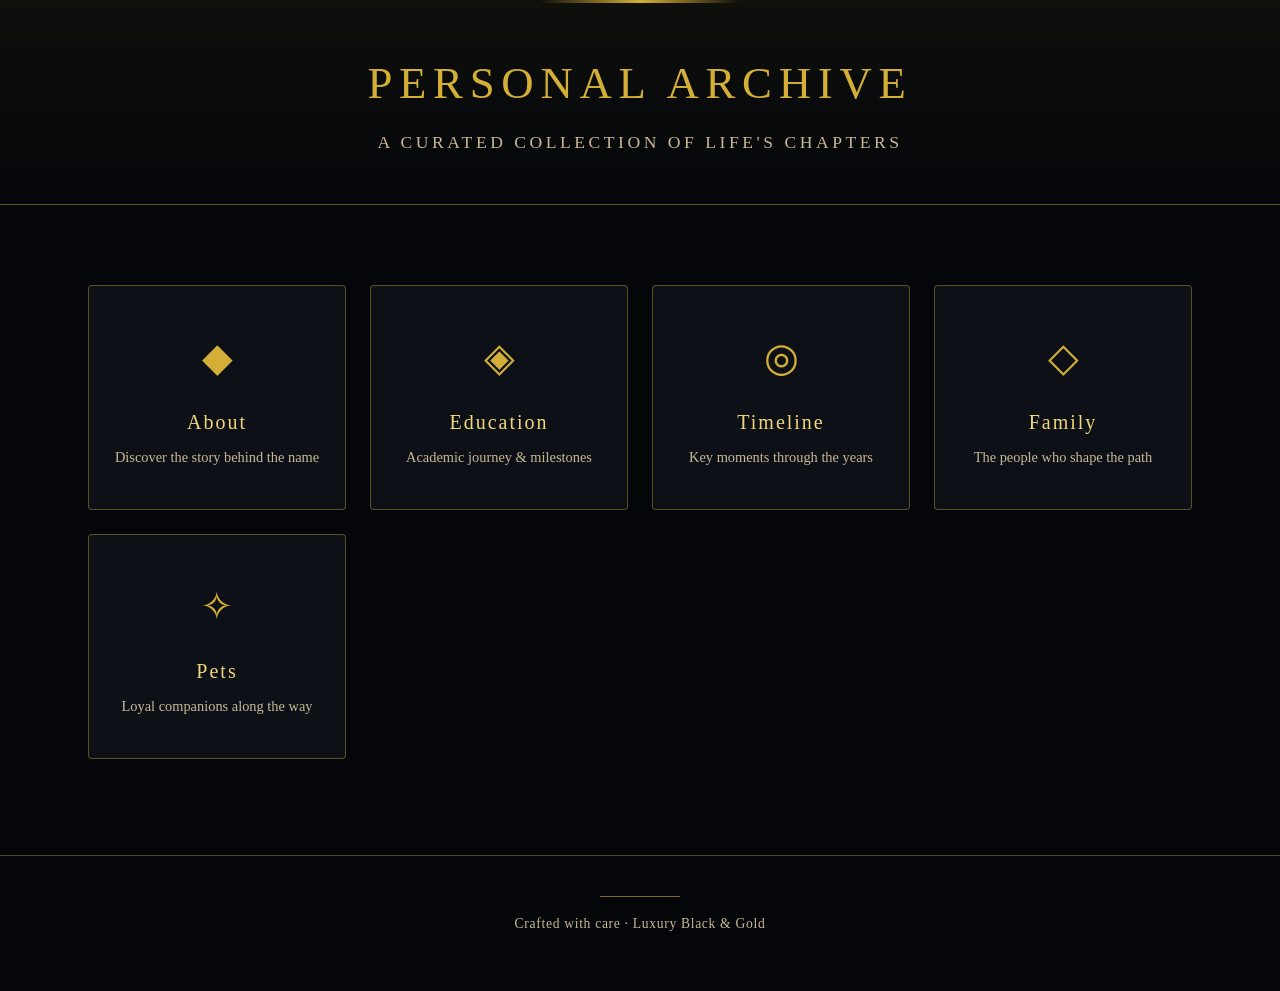
<file: index.html>
<!DOCTYPE html>
<html lang="en">
<head>
  <meta charset="UTF-8">
  <meta name="viewport" content="width=device-width, initial-scale=1.0">
  <title>Home | Luxury Portfolio</title>
  <link rel="stylesheet" href="style.css">
</head>
<body>
  <header>
    <h1>Personal Archive</h1>
    <p class="subtitle">A Curated Collection of Life's Chapters</p>
  </header>

  <main class="container">
    <nav class="nav-grid" aria-label="Main navigation">
      <a href="about.html" class="nav-card">
        <span class="icon">◆</span>
        <h3>About</h3>
        <p>Discover the story behind the name</p>
      </a>

      <a href="education.html" class="nav-card">
        <span class="icon">◈</span>
        <h3>Education</h3>
        <p>Academic journey & milestones</p>
      </a>

      <a href="timeline.html" class="nav-card">
        <span class="icon">◎</span>
        <h3>Timeline</h3>
        <p>Key moments through the years</p>
      </a>

      <a href="family.html" class="nav-card">
        <span class="icon">◇</span>
        <h3>Family</h3>
        <p>The people who shape the path</p>
      </a>

      <a href="pets.html" class="nav-card">
        <span class="icon">✧</span>
        <h3>Pets</h3>
        <p>Loyal companions along the way</p>
      </a>
    </nav>
  </main>

  <footer>
    <div class="gold-line"></div>
    <p>Crafted with care · Luxury Black &amp; Gold</p>
  </footer>
</body>
</html>
</file>
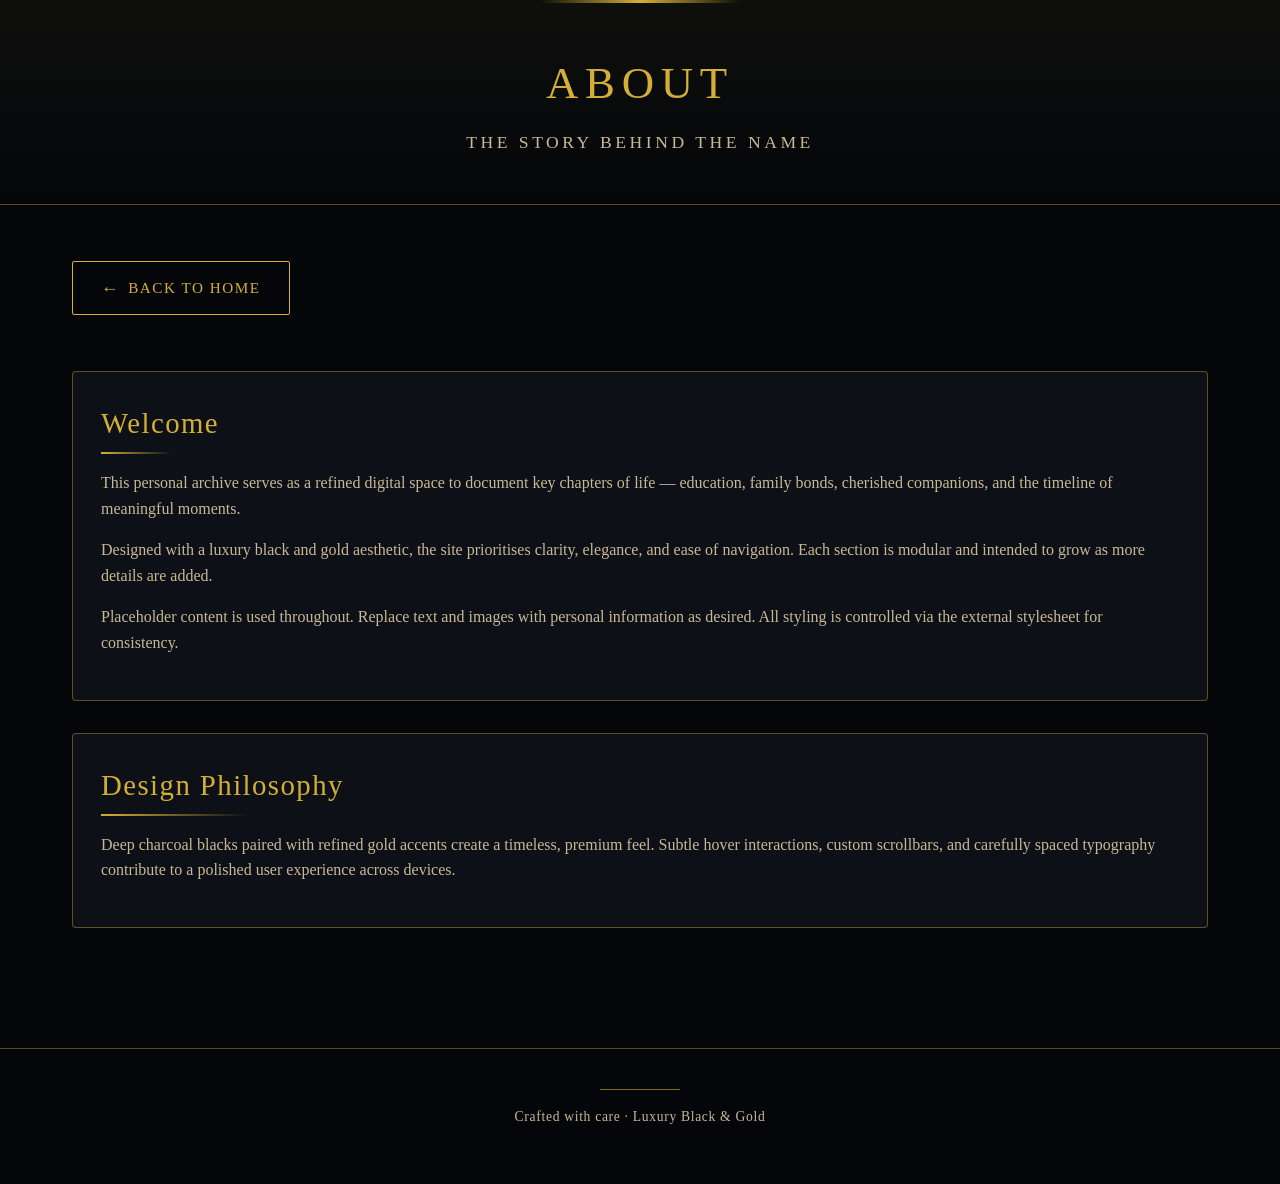
<file: about.html>
<!DOCTYPE html>
<html lang="en">
<head>
  <meta charset="UTF-8">
  <meta name="viewport" content="width=device-width, initial-scale=1.0">
  <title>About | Luxury Portfolio</title>
  <link rel="stylesheet" href="style.css">
</head>
<body>
  <header>
    <h1>About</h1>
    <p class="subtitle">The Story Behind the Name</p>
  </header>

  <main class="container">
    <a href="index.html" class="btn-back">Back to Home</a>

    <section class="content-section">
      <div class="card">
        <h2>Welcome</h2>
        <p>
          This personal archive serves as a refined digital space to document key chapters of life —
          education, family bonds, cherished companions, and the timeline of meaningful moments.
        </p>
        <p>
          Designed with a luxury black and gold aesthetic, the site prioritises clarity, elegance,
          and ease of navigation. Each section is modular and intended to grow as more details are added.
        </p>
        <p>
          Placeholder content is used throughout. Replace text and images with personal information
          as desired. All styling is controlled via the external stylesheet for consistency.
        </p>
      </div>

      <div class="card mt-2">
        <h2>Design Philosophy</h2>
        <p>
          Deep charcoal blacks paired with refined gold accents create a timeless, premium feel.
          Subtle hover interactions, custom scrollbars, and carefully spaced typography contribute
          to a polished user experience across devices.
        </p>
      </div>
    </section>
  </main>

  <footer>
    <div class="gold-line"></div>
    <p>Crafted with care · Luxury Black &amp; Gold</p>
  </footer>
</body>
</html>
</file>
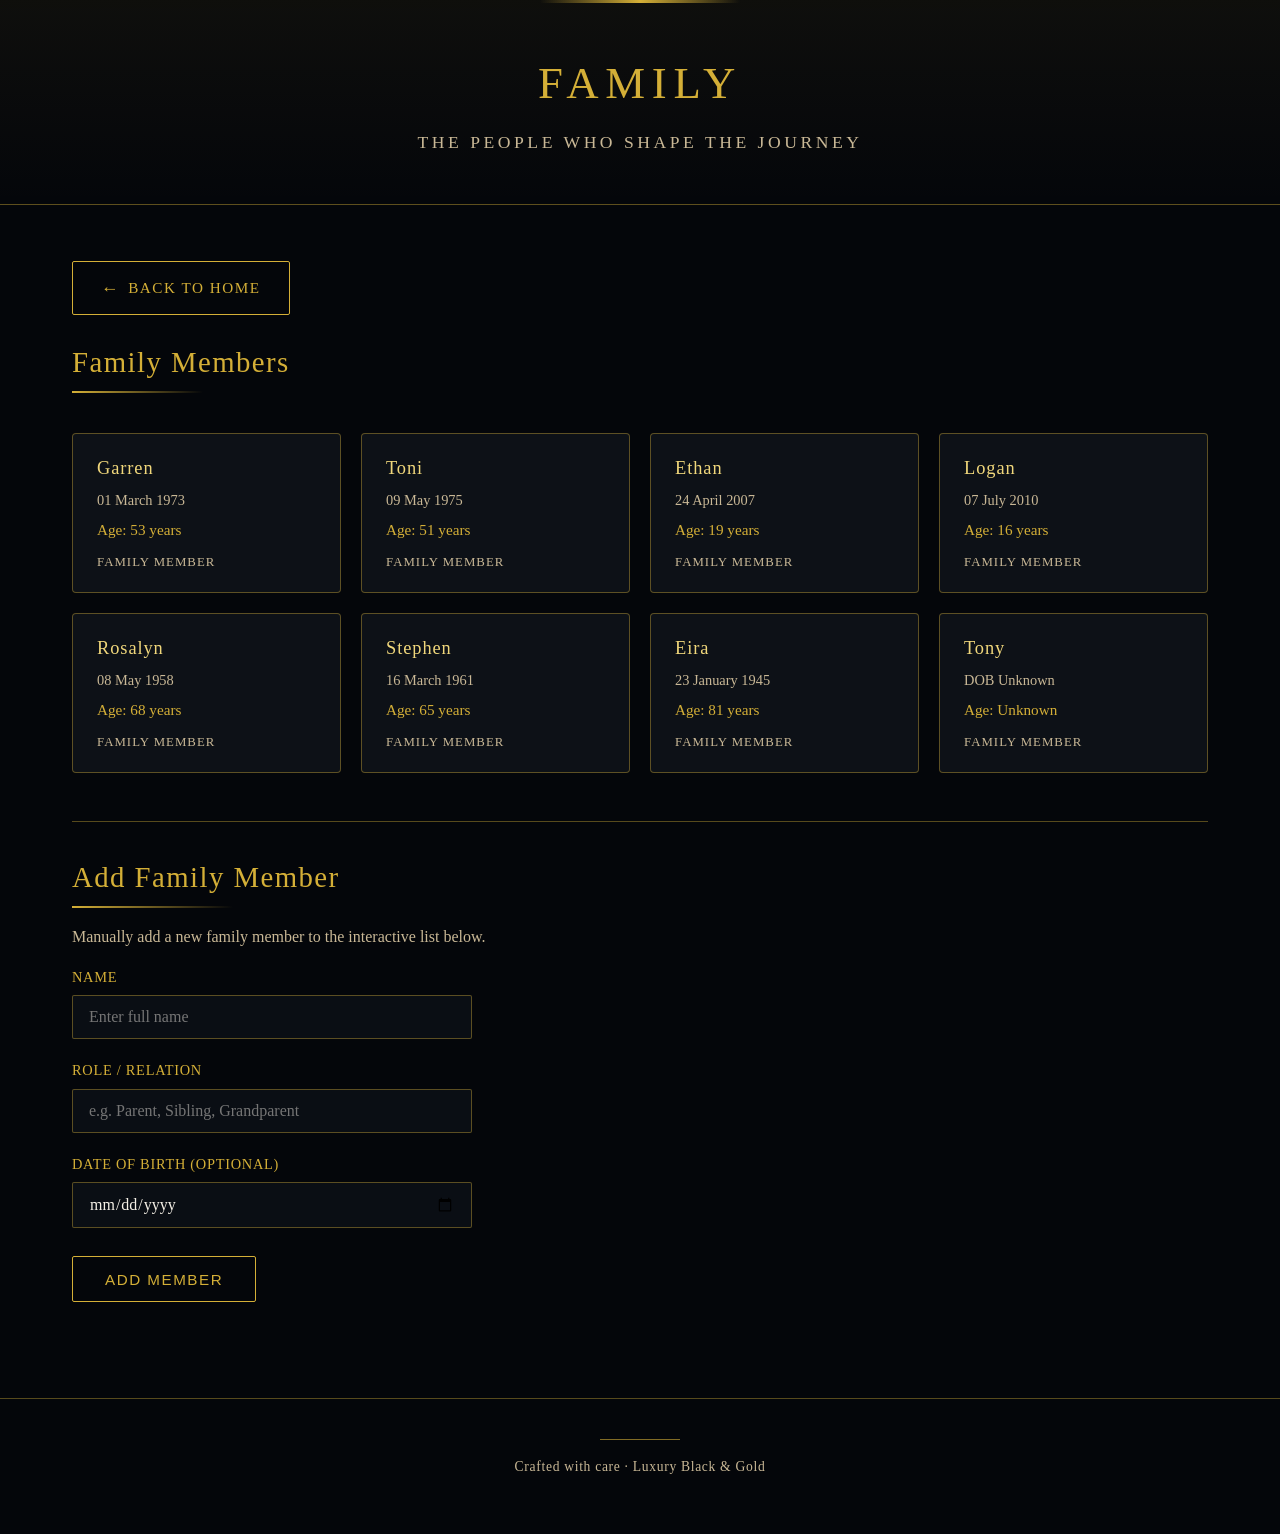
<file: family.html>
<!DOCTYPE html>
<html lang="en">
<head>
  <meta charset="UTF-8">
  <meta name="viewport" content="width=device-width, initial-scale=1.0">
  <title>Family | Luxury Portfolio</title>
  <link rel="stylesheet" href="style.css">
</head>
<body>
  <header>
    <h1>Family</h1>
    <p class="subtitle">The People Who Shape the Journey</p>
  </header>

  <main class="container">
    <a href="index.html" class="btn-back">Back to Home</a>

    <section>
      <h2>Family Members</h2>
      <div id="family-list" class="family-list">
        <!-- Populated by JavaScript -->
      </div>
    </section>

    <section class="form-section">
      <h2>Add Family Member</h2>
      <p>Manually add a new family member to the interactive list below.</p>
      <form id="add-member-form">
        <div class="form-group">
          <label for="member-name">Name</label>
          <input type="text" id="member-name" name="name" required placeholder="Enter full name" autocomplete="off">
        </div>
        <div class="form-group">
          <label for="member-role">Role / Relation</label>
          <input type="text" id="member-role" name="role" required placeholder="e.g. Parent, Sibling, Grandparent" autocomplete="off">
        </div>
        <div class="form-group">
          <label for="member-dob">Date of Birth (optional)</label>
          <input type="date" id="member-dob" name="dob">
        </div>
        <button type="submit" class="btn-add">Add Member</button>
      </form>
    </section>
  </main>

  <footer>
    <div class="gold-line"></div>
    <p>Crafted with care · Luxury Black &amp; Gold</p>
  </footer>

  <script>
    // Initial family data
    const familyMembers = [
      { name: "Garren", dob: "1973-03-01", role: "Family Member" },
      { name: "Toni", dob: "1975-05-09", role: "Family Member" },
      { name: "Ethan", dob: "2007-04-24", role: "Family Member" },
      { name: "Logan", dob: "2010-07-07", role: "Family Member" },
      { name: "Rosalyn", dob: "1958-05-08", role: "Family Member" },
      { name: "Stephen", dob: "1961-03-16", role: "Family Member" },
      { name: "Eira", dob: "1945-01-23", role: "Family Member" },
      { name: "Tony", dob: null, role: "Family Member" }
    ];

    function calculateAge(dobString) {
      if (!dobString) return "Unknown";
      const dob = new Date(dobString);
      const today = new Date();
      let age = today.getFullYear() - dob.getFullYear();
      const monthDiff = today.getMonth() - dob.getMonth();
      if (monthDiff < 0 || (monthDiff === 0 && today.getDate() < dob.getDate())) {
        age--;
      }
      return age + " years";
    }

    function formatDate(dobString) {
      if (!dobString) return "DOB Unknown";
      const dob = new Date(dobString);
      const options = { day: '2-digit', month: 'long', year: 'numeric' };
      return dob.toLocaleDateString('en-GB', options);
    }

    function renderFamilyList() {
      const list = document.getElementById('family-list');
      list.innerHTML = '';

      familyMembers.forEach((member, index) => {
        const card = document.createElement('div');
        card.className = 'family-member';
        card.innerHTML = `
          <span class="name">${member.name}</span>
          <span class="dob">${formatDate(member.dob)}</span>
          <span class="age">Age: ${calculateAge(member.dob)}</span>
          <span class="role">${member.role}</span>
        `;
        list.appendChild(card);
      });
    }

    // Form submission
    document.getElementById('add-member-form').addEventListener('submit', function(e) {
      e.preventDefault();

      const name = document.getElementById('member-name').value.trim();
      const role = document.getElementById('member-role').value.trim();
      const dobInput = document.getElementById('member-dob').value;

      if (!name || !role) return;

      familyMembers.push({
        name: name,
        dob: dobInput || null,
        role: role
      });

      renderFamilyList();

      // Reset form
      this.reset();
    });

    // Initial render
    renderFamilyList();
  </script>
</body>
</html>
</file>
<file: style.css>
/* Luxury Black and Gold Theme */
:root {
  --bg-primary: #04060a;
  --bg-secondary: #0a0e14;
  --bg-card: #0d1117;
  --gold: #d4af37;
  --gold-light: #f0d77b;
  --gold-dark: #b8941f;
  --text-primary: #f5f0e6;
  --text-secondary: #c9b896;
  --border-gold: rgba(212, 175, 55, 0.4);
  --shadow-gold: 0 0 20px rgba(212, 175, 55, 0.15);
}

* {
  margin: 0;
  padding: 0;
  box-sizing: border-box;
}

html {
  scroll-behavior: smooth;
}

body {
  font-family: 'Segoe UI', 'Georgia', 'Times New Roman', serif;
  background-color: var(--bg-primary);
  color: var(--text-primary);
  min-height: 100vh;
  line-height: 1.6;
  overflow-x: hidden;
}

/* Custom Scrollbar */
::-webkit-scrollbar {
  width: 12px;
}

::-webkit-scrollbar-track {
  background: var(--bg-primary);
  border-left: 1px solid var(--border-gold);
}

::-webkit-scrollbar-thumb {
  background: linear-gradient(180deg, var(--gold-light), var(--gold), var(--gold-dark));
  border-radius: 6px;
  border: 2px solid var(--bg-primary);
}

::-webkit-scrollbar-thumb:hover {
  background: linear-gradient(180deg, var(--gold), var(--gold-light), var(--gold));
}

/* Firefox scrollbar */
* {
  scrollbar-width: thin;
  scrollbar-color: var(--gold) var(--bg-primary);
}

/* Typography */
h1, h2, h3, h4 {
  font-family: 'Georgia', 'Times New Roman', serif;
  font-weight: 400;
  letter-spacing: 0.05em;
  color: var(--gold);
}

h1 {
  font-size: 2.8rem;
  text-transform: uppercase;
  letter-spacing: 0.15em;
  margin-bottom: 0.5rem;
}

h2 {
  font-size: 1.8rem;
  margin-bottom: 1.5rem;
  position: relative;
  display: inline-block;
}

h2::after {
  content: '';
  position: absolute;
  bottom: -8px;
  left: 0;
  width: 60%;
  height: 2px;
  background: linear-gradient(90deg, var(--gold), transparent);
}

p {
  color: var(--text-secondary);
  margin-bottom: 1rem;
}

a {
  color: var(--gold);
  text-decoration: none;
  transition: color 0.3s ease, text-shadow 0.3s ease;
}

a:hover {
  color: var(--gold-light);
  text-shadow: 0 0 8px rgba(212, 175, 55, 0.5);
}

/* Layout */
.container {
  max-width: 1200px;
  margin: 0 auto;
  padding: 2rem;
}

header {
  text-align: center;
  padding: 3rem 1rem 2rem;
  border-bottom: 1px solid var(--border-gold);
  background: linear-gradient(180deg, rgba(212, 175, 55, 0.05) 0%, transparent 100%);
  position: relative;
}

header::before {
  content: '';
  position: absolute;
  top: 0;
  left: 50%;
  transform: translateX(-50%);
  width: 200px;
  height: 3px;
  background: linear-gradient(90deg, transparent, var(--gold), transparent);
}

.subtitle {
  color: var(--text-secondary);
  font-size: 1.1rem;
  letter-spacing: 0.2em;
  text-transform: uppercase;
  margin-top: 0.5rem;
}

/* Back Button */
.btn-back {
  display: inline-flex;
  align-items: center;
  gap: 0.5rem;
  padding: 0.75rem 1.75rem;
  background: transparent;
  border: 1px solid var(--gold);
  color: var(--gold);
  font-size: 0.95rem;
  letter-spacing: 0.1em;
  text-transform: uppercase;
  border-radius: 2px;
  transition: all 0.3s ease;
  margin: 1.5rem 0;
  cursor: pointer;
}

.btn-back:hover {
  background: var(--gold);
  color: var(--bg-primary);
  box-shadow: var(--shadow-gold);
  text-shadow: none;
}

.btn-back::before {
  content: '←';
  font-size: 1.1rem;
}

/* Navigation Grid - Home */
.nav-grid {
  display: grid;
  grid-template-columns: repeat(auto-fit, minmax(220px, 1fr));
  gap: 1.5rem;
  margin-top: 3rem;
  padding: 0 1rem;
}

.nav-card {
  background: var(--bg-card);
  border: 1px solid var(--border-gold);
  border-radius: 4px;
  padding: 2.5rem 1.5rem;
  text-align: center;
  transition: all 0.35s ease;
  position: relative;
  overflow: hidden;
  cursor: pointer;
}

.nav-card::before {
  content: '';
  position: absolute;
  top: 0;
  left: -100%;
  width: 100%;
  height: 100%;
  background: linear-gradient(90deg, transparent, rgba(212, 175, 55, 0.08), transparent);
  transition: left 0.5s ease;
}

.nav-card:hover::before {
  left: 100%;
}

.nav-card:hover {
  border-color: var(--gold);
  box-shadow: var(--shadow-gold), 0 8px 30px rgba(0, 0, 0, 0.4);
  transform: translateY(-4px);
}

.nav-card .icon {
  font-size: 2.5rem;
  margin-bottom: 1rem;
  color: var(--gold);
  display: block;
}

.nav-card h3 {
  font-size: 1.25rem;
  margin-bottom: 0.5rem;
  color: var(--gold-light);
  letter-spacing: 0.1em;
}

.nav-card p {
  font-size: 0.9rem;
  color: var(--text-secondary);
  margin: 0;
}

/* Cards & Lists */
.card {
  background: var(--bg-card);
  border: 1px solid var(--border-gold);
  border-radius: 4px;
  padding: 1.75rem;
  margin-bottom: 1.5rem;
  transition: border-color 0.3s ease, box-shadow 0.3s ease;
}

.card:hover {
  border-color: var(--gold);
  box-shadow: var(--shadow-gold);
}

.card-grid {
  display: grid;
  grid-template-columns: repeat(auto-fit, minmax(300px, 1fr));
  gap: 1.5rem;
  margin-top: 2rem;
}

/* Education specific */
.edu-item {
  display: flex;
  gap: 1.5rem;
  align-items: flex-start;
}

.edu-logo {
  width: 80px;
  height: 80px;
  min-width: 80px;
  background: var(--bg-secondary);
  border: 1px solid var(--border-gold);
  border-radius: 4px;
  display: flex;
  align-items: center;
  justify-content: center;
  color: var(--gold);
  font-size: 0.7rem;
  text-align: center;
  padding: 0.5rem;
  overflow: hidden;
}

.edu-logo img {
  width: 100%;
  height: 100%;
  object-fit: contain;
}

.edu-info h3 {
  font-size: 1.2rem;
  margin-bottom: 0.3rem;
  color: var(--gold-light);
}

.edu-years {
  color: var(--gold);
  font-size: 0.9rem;
  letter-spacing: 0.05em;
  margin-bottom: 0.5rem;
}

/* Pets Gallery */
.pets-grid {
  display: grid;
  grid-template-columns: repeat(auto-fit, minmax(280px, 1fr));
  gap: 2rem;
  margin-top: 2rem;
}

.pet-card {
  background: var(--bg-card);
  border: 1px solid var(--border-gold);
  border-radius: 4px;
  overflow: hidden;
  transition: all 0.35s ease;
}

.pet-card:hover {
  border-color: var(--gold);
  box-shadow: var(--shadow-gold);
  transform: translateY(-3px);
}

.pet-image {
  width: 100%;
  height: 220px;
  background: var(--bg-secondary);
  border-bottom: 1px solid var(--border-gold);
  display: flex;
  align-items: center;
  justify-content: center;
  color: var(--gold);
  font-size: 0.85rem;
  letter-spacing: 0.1em;
  text-transform: uppercase;
  position: relative;
}

.pet-image img {
  width: 100%;
  height: 100%;
  object-fit: cover;
}

.pet-info {
  padding: 1.5rem;
  text-align: center;
}

.pet-info h3 {
  font-size: 1.4rem;
  margin-bottom: 0.4rem;
  color: var(--gold-light);
}

.pet-dates {
  color: var(--text-secondary);
  font-size: 0.95rem;
  letter-spacing: 0.03em;
}

.pet-status {
  display: inline-block;
  margin-top: 0.75rem;
  padding: 0.25rem 0.75rem;
  border: 1px solid var(--border-gold);
  border-radius: 2px;
  font-size: 0.75rem;
  letter-spacing: 0.1em;
  text-transform: uppercase;
  color: var(--gold);
}

.pet-status.deceased {
  border-color: rgba(180, 100, 100, 0.5);
  color: #c07070;
}

/* Family */
.family-list {
  display: grid;
  grid-template-columns: repeat(auto-fit, minmax(260px, 1fr));
  gap: 1.25rem;
  margin-top: 1.5rem;
}

.family-member {
  background: var(--bg-card);
  border: 1px solid var(--border-gold);
  border-radius: 4px;
  padding: 1.25rem 1.5rem;
  display: flex;
  flex-direction: column;
  gap: 0.35rem;
  transition: all 0.3s ease;
}

.family-member:hover {
  border-color: var(--gold);
  box-shadow: var(--shadow-gold);
}

.family-member .name {
  font-size: 1.15rem;
  color: var(--gold-light);
  letter-spacing: 0.05em;
}

.family-member .dob {
  font-size: 0.9rem;
  color: var(--text-secondary);
}

.family-member .age {
  font-size: 0.95rem;
  color: var(--gold);
  font-weight: 500;
}

.family-member .role {
  font-size: 0.8rem;
  color: var(--text-secondary);
  text-transform: uppercase;
  letter-spacing: 0.08em;
  margin-top: 0.25rem;
}

/* Form */
.form-section {
  margin-top: 3rem;
  padding-top: 2rem;
  border-top: 1px solid var(--border-gold);
}

.form-group {
  margin-bottom: 1.25rem;
}

.form-group label {
  display: block;
  margin-bottom: 0.4rem;
  color: var(--gold);
  font-size: 0.9rem;
  letter-spacing: 0.05em;
  text-transform: uppercase;
}

.form-group input,
.form-group select {
  width: 100%;
  max-width: 400px;
  padding: 0.75rem 1rem;
  background: var(--bg-secondary);
  border: 1px solid var(--border-gold);
  border-radius: 2px;
  color: var(--text-primary);
  font-size: 1rem;
  font-family: inherit;
  transition: border-color 0.3s ease, box-shadow 0.3s ease;
}

.form-group input:focus,
.form-group select:focus {
  outline: none;
  border-color: var(--gold);
  box-shadow: 0 0 0 2px rgba(212, 175, 55, 0.2);
}

.btn-add {
  display: inline-block;
  padding: 0.85rem 2rem;
  background: transparent;
  border: 1px solid var(--gold);
  color: var(--gold);
  font-size: 0.95rem;
  letter-spacing: 0.1em;
  text-transform: uppercase;
  border-radius: 2px;
  cursor: pointer;
  transition: all 0.3s ease;
  margin-top: 0.5rem;
}

.btn-add:hover {
  background: var(--gold);
  color: var(--bg-primary);
  box-shadow: var(--shadow-gold);
}

/* About / Timeline placeholders */
.content-section {
  margin-top: 2rem;
}

.timeline {
  position: relative;
  padding-left: 2rem;
  margin-top: 2rem;
}

.timeline::before {
  content: '';
  position: absolute;
  left: 0;
  top: 0;
  bottom: 0;
  width: 2px;
  background: linear-gradient(180deg, var(--gold), transparent);
}

.timeline-item {
  position: relative;
  margin-bottom: 2rem;
  padding-left: 1.5rem;
}

.timeline-item::before {
  content: '';
  position: absolute;
  left: -2.35rem;
  top: 0.35rem;
  width: 12px;
  height: 12px;
  border-radius: 50%;
  background: var(--gold);
  border: 2px solid var(--bg-primary);
  box-shadow: 0 0 0 3px rgba(212, 175, 55, 0.3);
}

.timeline-year {
  color: var(--gold);
  font-size: 0.9rem;
  letter-spacing: 0.1em;
  margin-bottom: 0.25rem;
}

.timeline-title {
  color: var(--gold-light);
  font-size: 1.15rem;
  margin-bottom: 0.35rem;
}

/* Footer */
footer {
  text-align: center;
  padding: 2.5rem 1rem;
  margin-top: 4rem;
  border-top: 1px solid var(--border-gold);
  color: var(--text-secondary);
  font-size: 0.85rem;
  letter-spacing: 0.05em;
}

footer .gold-line {
  width: 80px;
  height: 1px;
  background: var(--gold);
  margin: 0 auto 1rem;
  opacity: 0.6;
}

/* Responsive */
@media (max-width: 768px) {
  h1 {
    font-size: 2rem;
  }

  .nav-grid {
    grid-template-columns: 1fr;
  }

  .edu-item {
    flex-direction: column;
    align-items: center;
    text-align: center;
  }

  .container {
    padding: 1.25rem;
  }
}

/* Utility */
.text-center {
  text-align: center;
}

.mt-2 {
  margin-top: 2rem;
}

.mb-1 {
  margin-bottom: 1rem;
}

.hidden {
  display: none;
}
</file>
